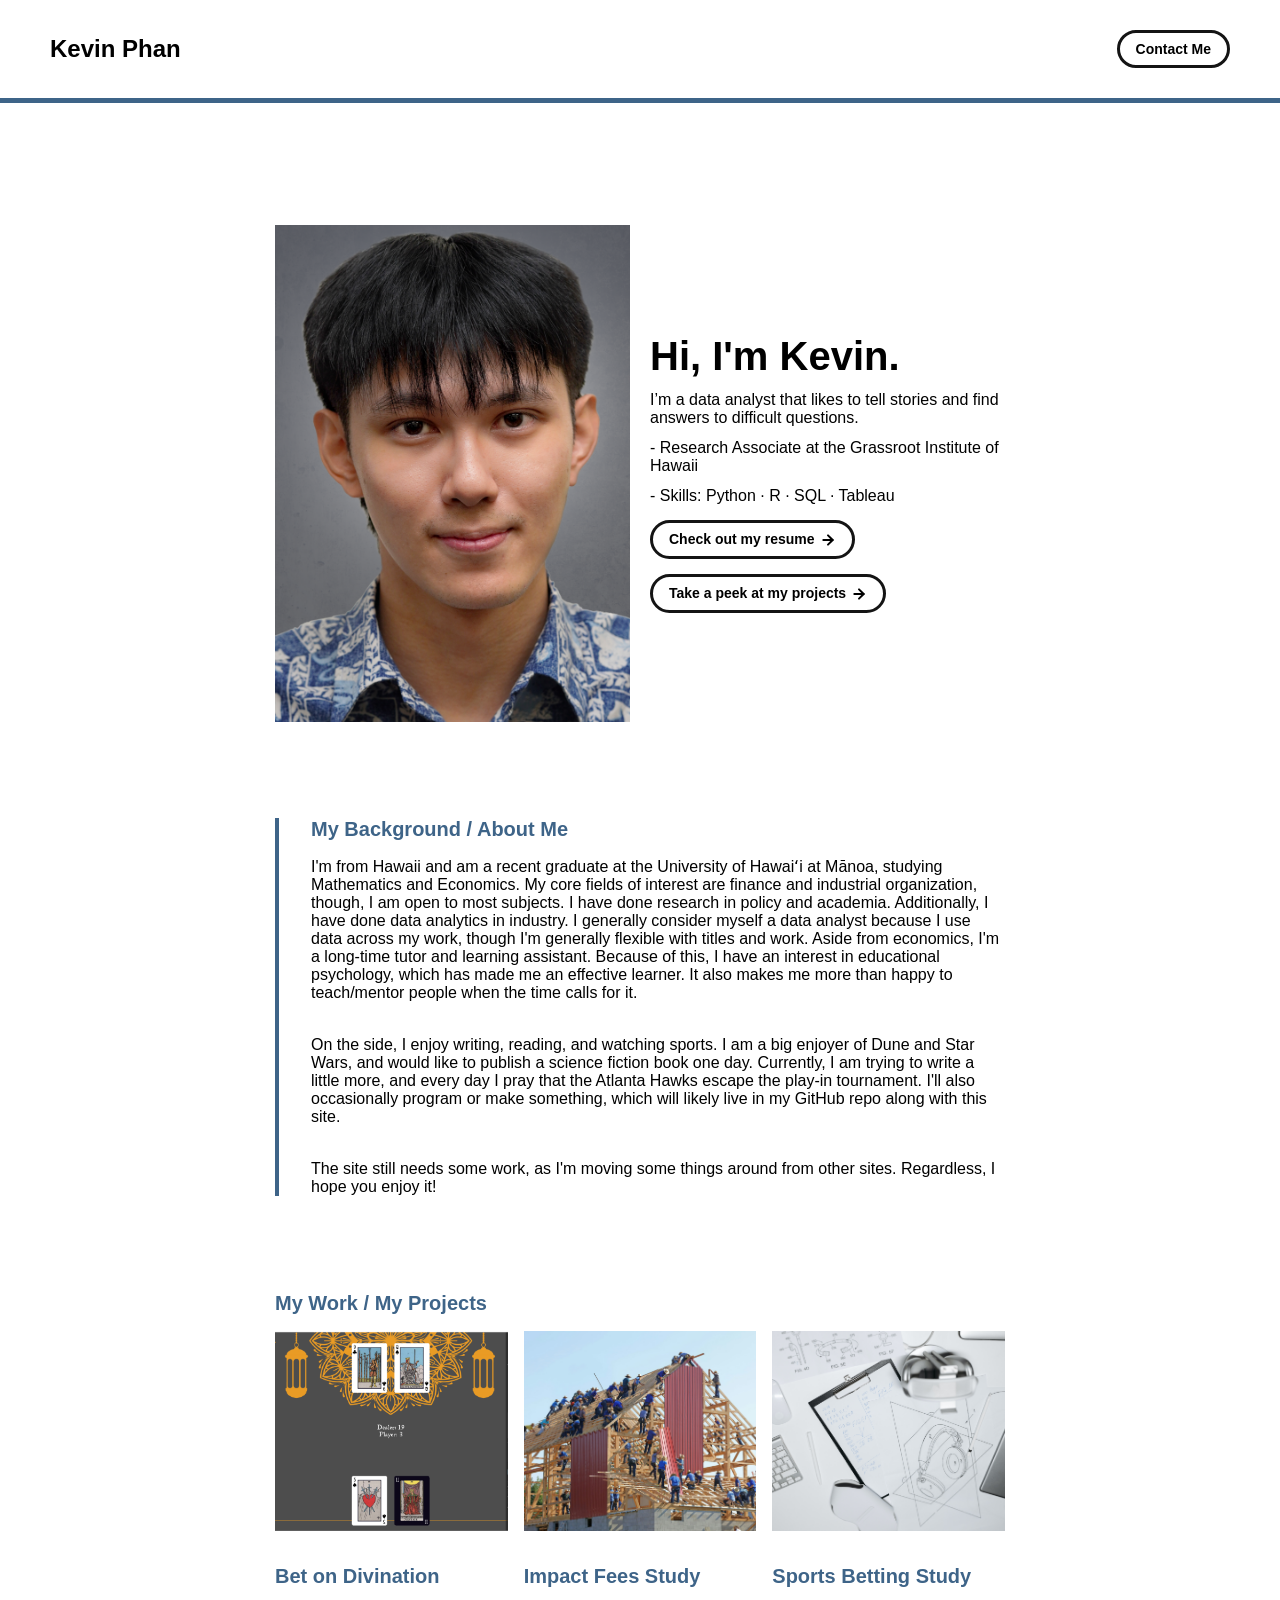
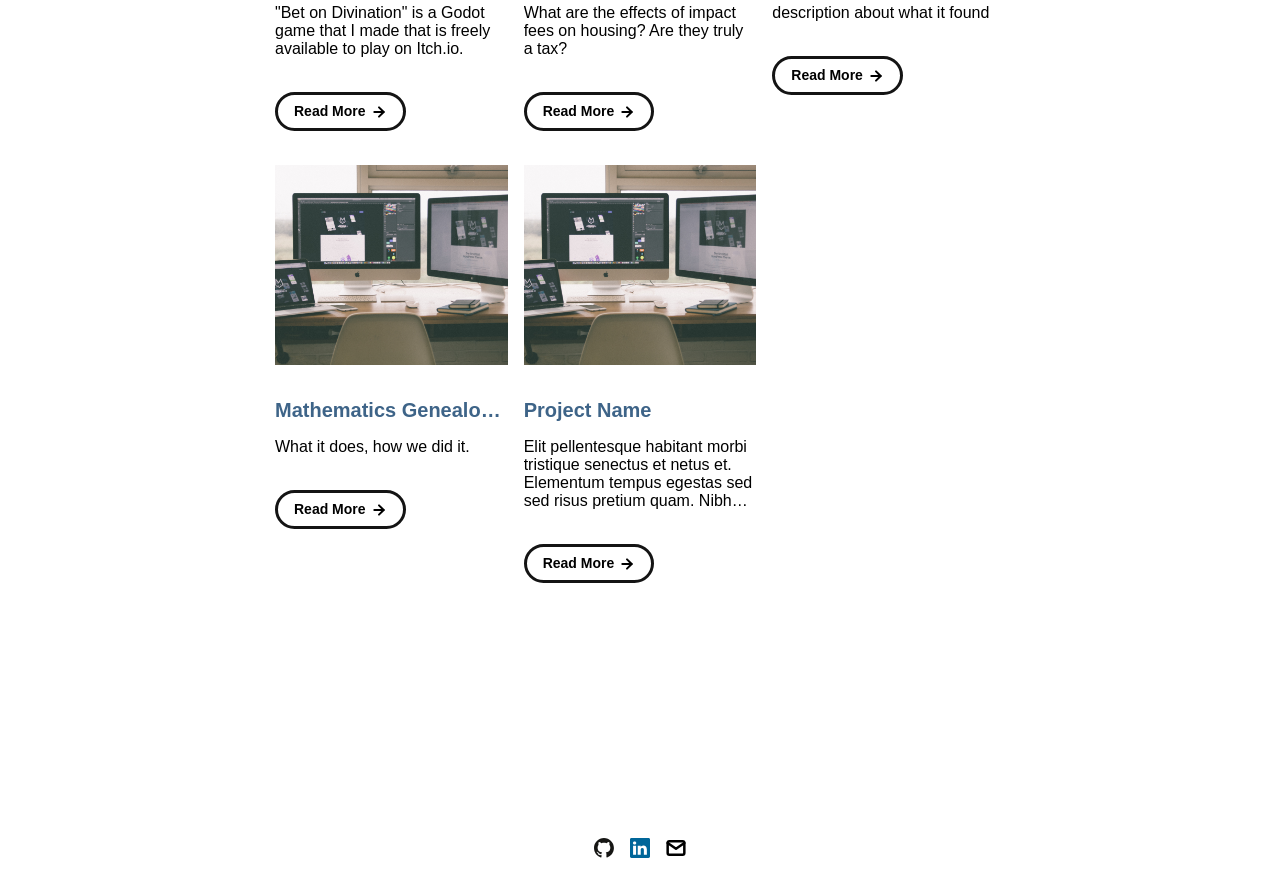
<file: index.html>
<!DOCTYPE html>
<html lang="en">
	<head>
		<meta charset="utf-8">

    <!-- 
      TODO

      Upload your Unemployable (or whatever photo you like) to the assets/images folder
      and change the name of the image below to match the uploaded one

      Change the title in the <title> tag to whatever you would like the title of your portfolio to be

      This should be the same across all pages.
     -->
    <link rel="icon" href="./assets/images/Logo.png" />
		<title>Kevin Phan's Portfolio</title>
    <meta name="description" content="A portfolio template for the Unemployables community.">
    <meta name="viewport" content="width=device-width, initial-scale=1" />

		<link rel="stylesheet" href="./css/layout.css">
    <link rel="stylesheet" href="./css/typography.css">
    <link rel="stylesheet" href="./css/utilities.css">

		<script defer src="./js/script.js"></script>
	</head>
	<body>
    <!-- NAVBAR -->
    <div class="navbar">
      <a class="nav-title-link" href="./index.html">
        <!-- TODO - Change the "Portfolio Title" to whatever you want displayed in the top left -->
        <span class="nav-title">Kevin Phan</span>
         <!-- TODO - Change the email after 'mailto:' to your email address for contact -->
        <a class="button" href="mailto:kevinphan630@gmail.com">
          <span class="button-text">Contact Me</span>
        </a>
      </a>
    </div>

    <!-- MAIN PAGE CONTENT -->
    <div id="main-content">

      <!-- PORTFOLIO HEADER -->
      <div id="portfolio-header">
        <div id="portfolio-header-image-container">
          <!-- 
            TODO

            - Change the img "src" attribute to point to the Unemployable image you uploaded (or whatever image).
            - Change the number to point to your Unemployable & replace the OpenSea link with your own
            - If you aren't using an Unemployable as your image, remove the entire "a" element
          -->
          <img src="./assets/images/Kevin-Phan-scaled.png" class="portfolio-header-image">
        </div>

          <!-- 
            TODO

            - Change the main-title to whatver you want
            - Change the body-text after that to a quick introduction to what you do
            - Edit the button text if you feel like it. It will link to the projects section below.
          -->
        <div id="portfolio-header-text-container">
            <div class="header-text">
              <span class="main-title">Hi, I'm Kevin.</span>
              <div class="body-text">
                I’m a data analyst that likes to tell stories and find answers to difficult questions. <br>
              </div>
              <div class="body-text">
                - Research Associate at the Grassroot Institute of Hawaii<br>
              </div>
              <div class="body-text">
                - Skills: Python · R · SQL · Tableau
              </div>
            </div>
            <a class="button" id="resume-link" href="https://drive.google.com/file/d/1z61KANB-FpY8XWq6wXzGh5hxYfkTu0Ad/view?usp=sharing">
              <span class="button-text">Check out my resume</span> 
              <image src="./assets/icons/arrow-right.svg" class="right-arrow-icon"/>
            </a>
            <a class="button"id="my-work-link">
              <span class="button-text">Take a peek at my projects</span> 
              <image src="./assets/icons/arrow-right.svg" class="right-arrow-icon"/>
            </a>
        </div>
      </div>

      <!-- ABOUT SECTION -->
      <!-- 
        TODO
        - Change the subheader-text to whatever header you want
        - Add paragraphs using the <div class="body-text"></div> elements in the "about-section-content"
      -->
      <div id="about-section">
        <span class="subheader-text">My Background / About Me</span>
        <div class="about-section-content">
          <div class="body-text">
            I'm from Hawaii and am a recent graduate at the University of Hawaiʻi at Mānoa, studying Mathematics and Economics. My core fields of interest are finance and industrial organization, though, I am open to most subjects. 
            I have done research in policy and academia. Additionally, I have done data analytics in industry. I generally consider myself a data analyst because I use data across my work, though I'm generally flexible with titles and work.
            Aside from economics, I'm a long-time tutor and learning assistant. Because of this, I have an interest in educational psychology, which has made me an effective learner. 
            It also makes me more than happy to teach/mentor people when the time calls for it.
          </div>
          <div class="body-text">
            On the side, I enjoy writing, reading, and watching sports. I am a big enjoyer of Dune and Star Wars, and would like to publish a science fiction book one day. 
            Currently, I am trying to write a little more, and every day I pray that the Atlanta Hawks escape the play-in tournament. 
            I'll also occasionally program or make something, which will likely live in my GitHub repo along with this site.
          </div>
          <div class="body-text">
            The site still needs some work, as I'm moving some things around from other sites. Regardless, I hope you enjoy it!
          </div>
        </div>
      </div>

      <!-- PROJECTS / MY WORK SECTION -->
      <div id="my-work-section">
        <!-- TODO - Change the subheader-text to whatever you want the Projects section header to say -->
        <span class="subheader-text">My Work / My Projects</span>

        <div class="projects-container">
          <!-- 
            TODO

            This is where the project cards live. Here's a base level project card for you to copy:
            <div class="project-card">
              <img src="./assets/images/IMAGE_NAME" class="project-image">
              <div class="project-card-text-container">
                <div class="subheader-text project-title">PROJECT_NAME</div>
                <div class="body-text project-card-text">SMALL_PROJECT_DESCRIPTION</div>
              </div>
              <a class="button" href="./project-pages/PROJECT_PAGE_NAME.html">
                <span class="button-text">Read More</span>
                <image src="./assets/icons/arrow-right.svg" class="right-arrow-icon"/>
              </a>
            </div>

            - To add a project to the this area, copy the above, paste it below this comment, and change the following:
                - IMAGE_NAME: the name of the image file in assets/images
                - PROJECT_NAME: the name of the project (keep it short, it only shows 1 line)
                - SMALL_PROJECT_DESCRIPTION: a quick project description (max 4 lines)
                - PROJECT_PAGE_NAME.html: the html filename for the project (must be in project-pages folder)
          -->
          <div class="project-card">
            <img src="./assets/images/godot-project/game.png" class="project-image">
            <div class="project-card-text-container">
              <div class="subheader-text project-title">Bet on Divination</div>
              <div class="body-text project-card-text">
                "Bet on Divination" is a Godot game that I made that is freely available to play on Itch.io. 
              </div>
            </div>
            <a class="button" href="./project-pages/godot-project.html">
              <span class="button-text">Read More</span>
              <image src="./assets/icons/arrow-right.svg" class="right-arrow-icon"/>
            </a>
          </div>
          <div class="project-card">
            <img src="./assets/images/impact-fees-housing.jpg" class="project-image">
            <div class="project-card-text-container">
              <div class="subheader-text project-title">Impact Fees Study</div>
              <div class="body-text project-card-text">What are the effects of impact fees on housing? Are they truly a tax?</div>
            </div>
            <a class="button" href="./project-pages/project-template.html">
              <span class="button-text">Read More</span>
              <image src="./assets/icons/arrow-right.svg" class="right-arrow-icon"/>
            </a>
          </div>
          <!-- new project separator -->
          <div class="project-card">
            <img src="./assets/images/sketchbook.jpeg" class="project-image">
            <div class="project-card-text-container">
              <div class="subheader-text project-title">Sports Betting Study</div>
              <div class="body-text project-card-text">description about what it found</div>
            </div>
            <a class="button" href="./project-pages/project-template.html">
              <span class="button-text">Read More</span>
              <image src="./assets/icons/arrow-right.svg" class="right-arrow-icon"/>
            </a>
          </div>
          <div class="project-card">
            <img src="./assets/images/desktop.jpeg" class="project-image">
            <div class="project-card-text-container">
              <div class="subheader-text project-title">Mathematics Genealogy Tree Visualized</div>
              <div class="body-text project-card-text">
                What it does, how we did it.
              </div>
            </div>
            <a class="button" href="./project-pages/project-template.html">
              <span class="button-text">Read More</span>
              <image src="./assets/icons/arrow-right.svg" class="right-arrow-icon"/>
            </a>
          </div>
          <div class="project-card">
            <img src="./assets/images/desktop.jpeg" class="project-image">
            <div class="project-card-text-container">
              <div class="subheader-text project-title">Project Name</div>
              <div class="body-text project-card-text">
                Elit pellentesque habitant morbi tristique senectus et netus et. Elementum tempus egestas sed sed risus pretium quam. Nibh ipsum consequat nisl vel pretium
              </div>
            </div>
            <a class="button" href="./project-pages/project-template.html">
              <span class="button-text">Read More</span>
              <image src="./assets/icons/arrow-right.svg" class="right-arrow-icon"/>
            </a>
          </div>
        </div>
      </div>
    </div>

    <!-- FOOTER -->
    <div id="footer">
      <!-- 
        TODO - Change href to your Instagram account (can also delete entire "a" element if no Instagram) 

        This should be the same across all pages.
      -->
      <a class="icon-link" target="_blank" href="https://github.com/kevinphan981">
        <image src="./assets/icons/github-icon-1.svg" class="footer-icon"/>
      </a>
      <!-- 
        TODO - Change href to your Twitter account (can also delete entire "a" element if no Twitter) 
      
        This should be the same across all pages.
      -->
      <a class="icon-link" target="_blank" href="https://www.linkedin.com/in/kevin-phan-g981/">
        <image src="./assets/icons/linkedin-icon-2.svg" class="footer-icon"/>
      </a>
      <!-- 
        TODO - Change the email after "mailto" to your contact email 
      
        This should be the same across all pages.
      -->
      <a class="icon-link" href="mailto:kevinphan630@gmail.com">
        <image src="./assets/icons/mail.svg" class="footer-icon"/>
      </a>
    </div>

	</body>
</html>
</file>
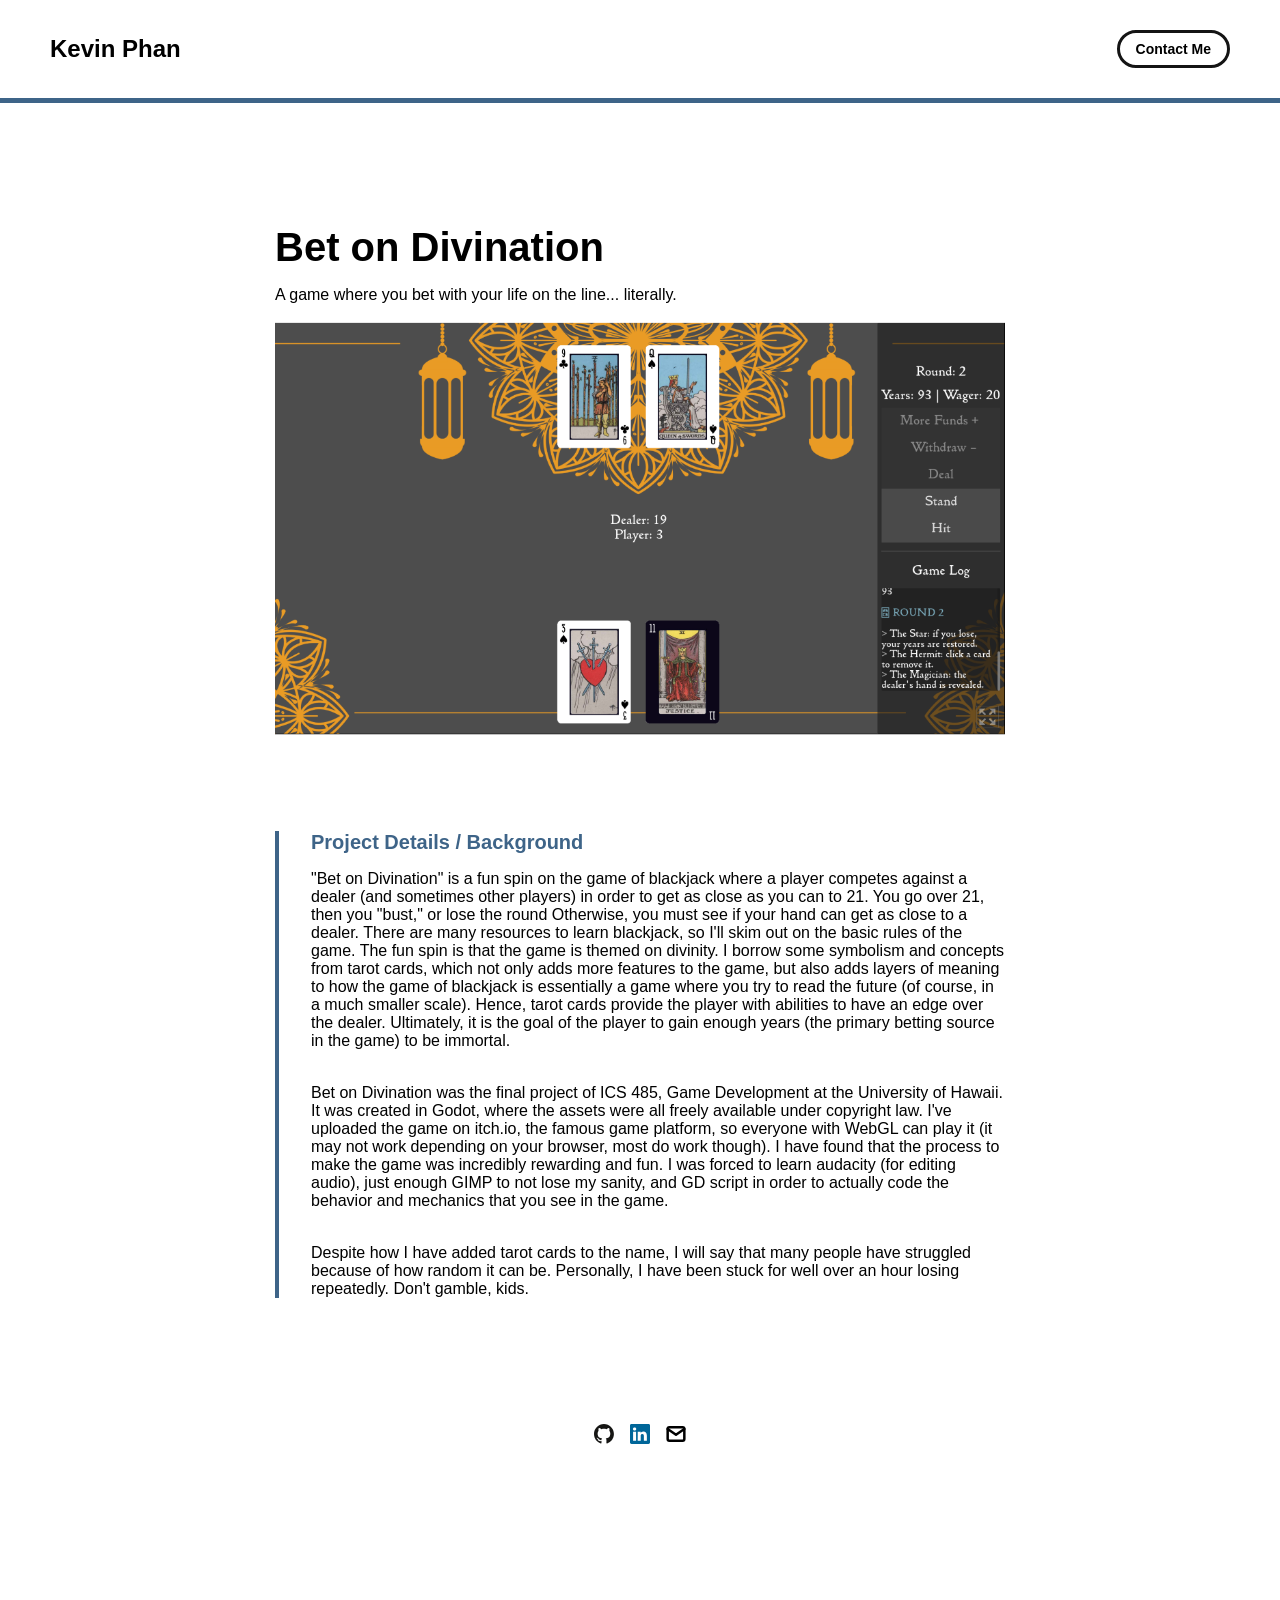
<file: project-pages/godot-project.html>
<!-- 
  IMPORTANT! 
  
  Keep this file unchanged to use as a template for all future project pages. 

  For every new project you add to your portfolio, make a copy of this file in the
  'project-pages' folder with a name related to the project.
-->


<!DOCTYPE html>
<html lang="en">
	<head>
		<meta charset="utf-8">
    <!-- 
      TODO

      Upload your Unemployable (or whatever photo you like) to the assets/images folder
      and change the name of the image below to match the uploaded one

      Change the title in the <title> tag to whatever you would like the title of your portfolio to be

      This should be the same across all pages.
     -->
     <link rel="icon" href="../assets/images/Logo.png" />
     <title>Kevin Phan</title>
    <meta name="description" content="Kevin's Portfolio">
    <meta name="viewport" content="width=device-width, initial-scale=1" />

		<link rel="stylesheet" href="../css/layout.css">
    <link rel="stylesheet" href="../css/typography.css">
    <link rel="stylesheet" href="../css/utilities.css">

		<script defer src="../js/script.js"></script>
	</head>
	<body>
    <!-- NAVBAR -->
    <div class="navbar">
      <a class="nav-title-link" href="../index.html">
        <!-- 
          TODO - Change the "Portfolio Title" to whatever you want displayed in the top left

          (this should be the same across all pages)
         -->
        <span class="nav-title">Kevin Phan</span>
        <!-- 
          TODO - Change the email after 'mailto:' to your email address for contact 
        
          (this should be the same across all pages)
        -->
        <a class="button" href="mailto:kevinphan630@gmail.com">
          <span class="button-text">Contact Me</span>
        </a>
      </a>
    </div>

    <!-- MAIN PAGE CONTENT -->
    <div id="main-content">

      <!-- PROJECT HEADER -->
      <div id="project-header">
          <!-- 
            TODO

            - Change the 'main-title' text to the name of your project
            - Change the 'body-text' text to a short and sweet description of your project (maybe the same as the one on the project card)
            - Change "desktop.jpeg" to the image filename you uploaded in the assets/images folder.
          -->
        <div class="main-title">Bet on Divination</div>
        <div class="body-text">A game where you bet with your life on the line... literally.</div>
        <image class="project-header-image" src="../assets/images/godot-project/game.png">
      </div>

      <!-- PROJECT DETAILS -->
      <!-- 
        TODO

        - Change the 'subheader-text' to whatever header you want for project details
        - Add paragraphs using the <div class="body-text"></div> elements in the "project-details-content"
      -->
      <div id="project-details">
        <div class="subheader-text">Project Details / Background</div>
        <div class="project-details-content">
          <div class="body-text">
            "Bet on Divination" is a fun spin on the game of blackjack where a player competes against a dealer (and sometimes other players) in order to get as close as you can to 21. You go over 21, then you "bust," or lose the round
            Otherwise, you must see if your hand can get as close to a dealer. There are many resources to learn blackjack, so I'll skim out on the basic rules of the game. 
            The fun spin is that the game is themed on divinity. I borrow some symbolism and concepts from tarot cards, which not only adds more features to the game, but also adds layers of meaning to how the game of blackjack is 
            essentially a game where you try to read the future (of course, in a much smaller scale). Hence, tarot cards provide the player with abilities to have an edge over the dealer. Ultimately,
            it is the goal of the player to gain enough years (the primary betting source in the game) to be immortal. 
          </div>
          <div class="body-text">
            Bet on Divination was the final project of ICS 485, Game Development at the University of Hawaii. It was created in Godot, where the assets were all freely available under copyright law. 
            I've uploaded the game on itch.io, the famous game platform, so everyone with WebGL can play it (it may not work depending on your browser, most do work though).
            I have found that the process to make the game was incredibly rewarding and fun. I was forced to learn audacity (for editing audio), just enough GIMP to not lose my sanity, and GD script in order
            to actually code the behavior and mechanics that you see in the game. 
          </div>
          <div class="body-text">
            Despite how I have added tarot cards to the name, I will say that many people have struggled because of how random it can be. Personally, I have been stuck for well over an hour losing repeatedly. 
            Don't gamble, kids. 
          </div>
        </div>
      </div>

    

    <!-- FOOTER -->
    <div id="footer">
      <!-- 
        TODO - Change href to your Instagram account (can also delete entire "a" element if no Instagram) 

        This should be the same across all pages.
      -->
      <a class="icon-link" target="_blank" href="https://github.com/kevinphan981">
        <image src="../assets/icons/github-icon-1.svg" class="footer-icon"/>
      </a>
      <!-- 
        TODO - Change href to your Twitter account (can also delete entire "a" element if no Twitter) 
      
        This should be the same across all pages.
      -->
      <a class="icon-link" target="_blank" href="https://www.linkedin.com/in/kevin-phan-g981/">
        <image src="../assets/icons/linkedin-icon-2.svg" class="footer-icon"/>
      </a>
      <!-- 
        TODO - Change the email after "mailto" to your contact email 
      
        This should be the same across all pages.
      -->
      <a class="icon-link" href="mailto:whitevans.eth@gmail.com">
        <image src="../assets/icons/mail.svg" class="footer-icon"/>
      </a>
    </div>

	</body>
</html>
</file>
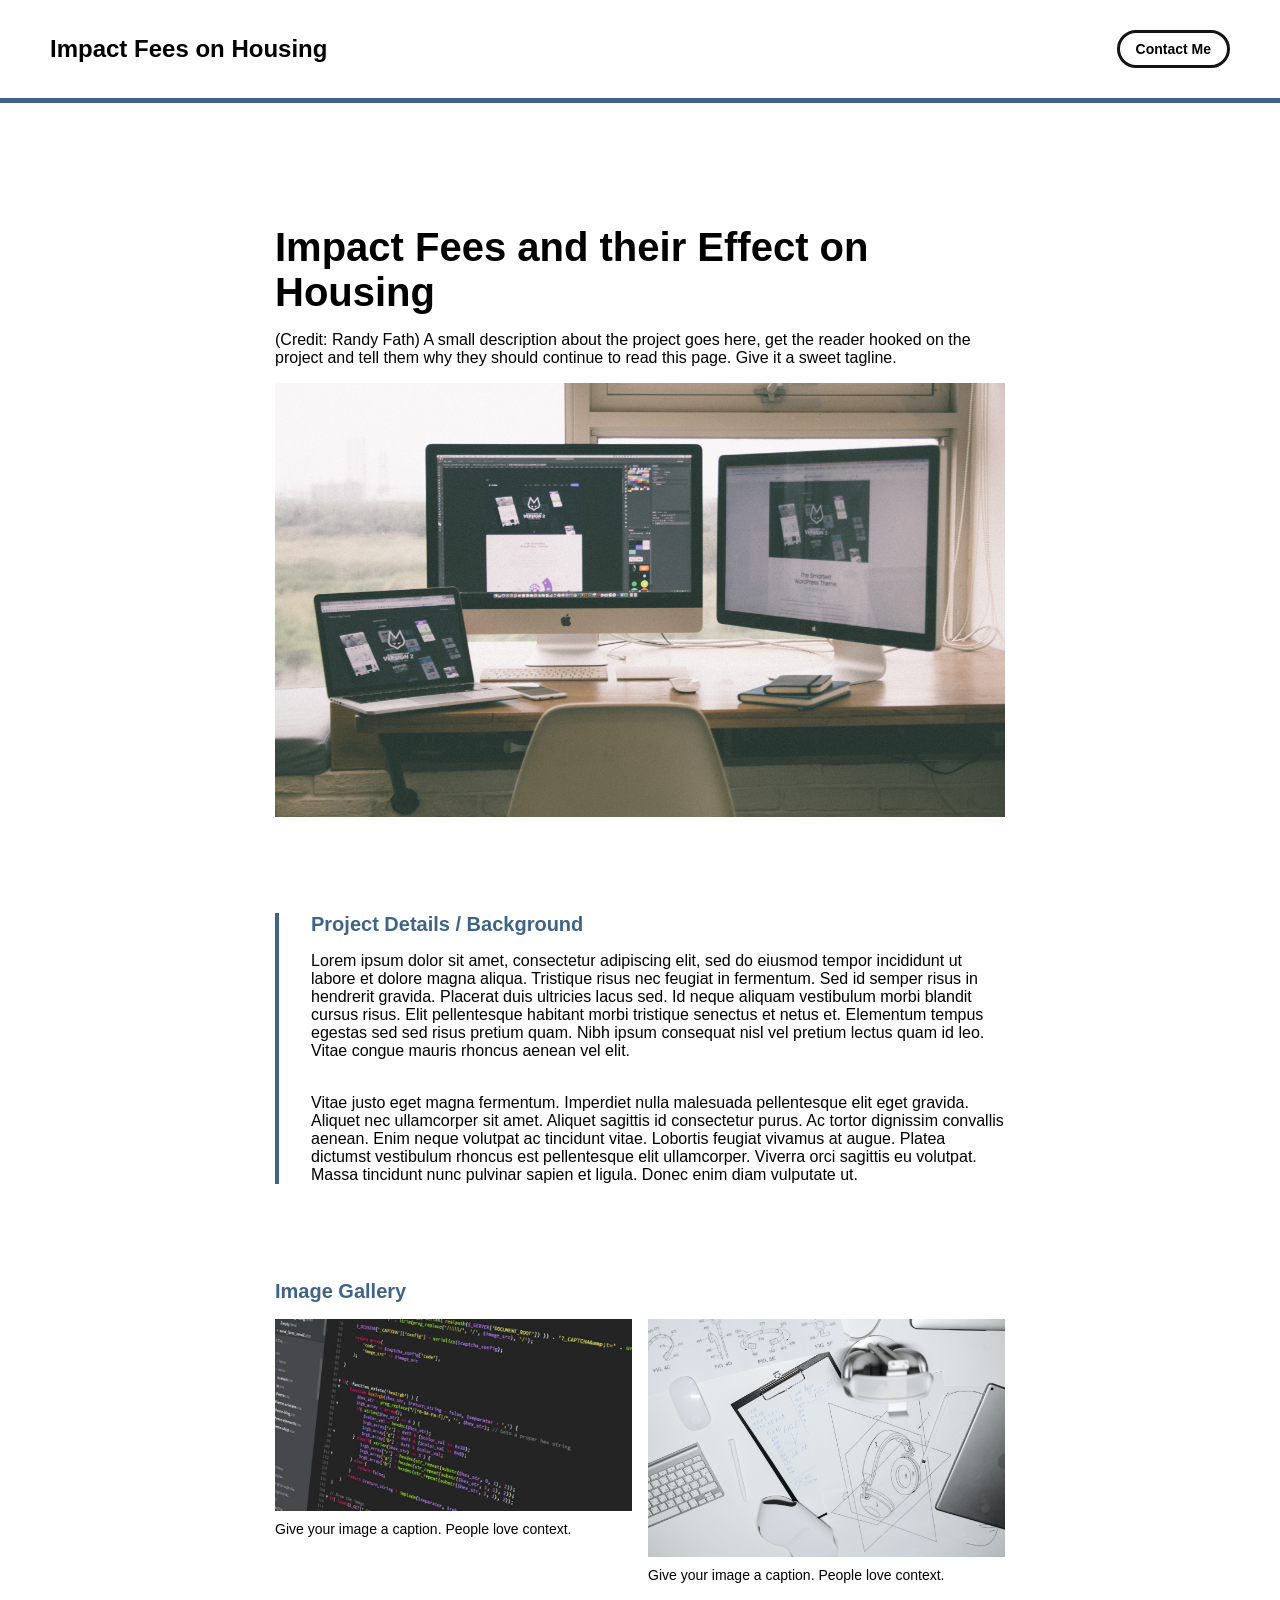
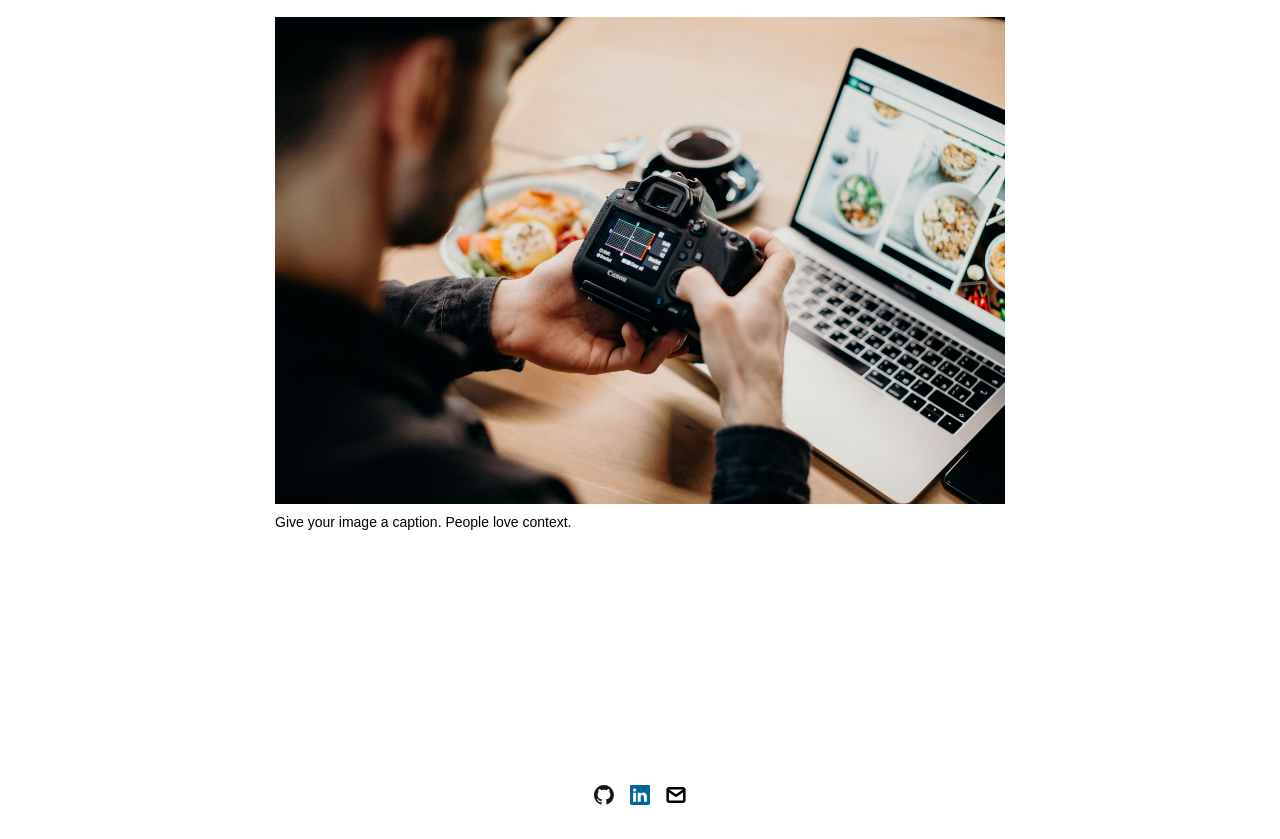
<file: project-pages/impact-fees-proj.html>
<!DOCTYPE html>
<html lang="en">
	<head>
		<meta charset="utf-8">
    <!-- 
      TODO

      Upload your Unemployable (or whatever photo you like) to the assets/images folder
      and change the name of the image below to match the uploaded one

      Change the title in the <title> tag to whatever you would like the title of your portfolio to be

      This should be the same across all pages.
     -->
     <link rel="icon" href="../assets/images/Logo.png" />
     <title>Kevin Phan</title>
    <meta name="description" content="A portfolio template for the Unemployables community.">
    <meta name="viewport" content="width=device-width, initial-scale=1" />

		<link rel="stylesheet" href="../css/layout.css">
    <link rel="stylesheet" href="../css/typography.css">
    <link rel="stylesheet" href="../css/utilities.css">

		<script defer src="../js/script.js"></script>
	</head>
	<body>
    <!-- NAVBAR -->
    <div class="navbar">
      <a class="nav-title-link" href="../index.html">
        <!-- 
          TODO - Change the "Portfolio Title" to whatever you want displayed in the top left

          (this should be the same across all pages)
         -->
        <span class="nav-title">Impact Fees on Housing</span>
        <!-- 
          TODO - Change the email after 'mailto:' to your email address for contact 
        
          (this should be the same across all pages)
        -->
        <a class="button" href="mailto:kevinphan630@gmail.com">
          <span class="button-text">Contact Me</span>
        </a>
      </a>
    </div>

    <!-- MAIN PAGE CONTENT -->
    <div id="main-content">

      <!-- PROJECT HEADER -->
      <div id="project-header">
          <!-- 
            TODO

            - Change the 'main-title' text to the name of your project
            - Change the 'body-text' text to a short and sweet description of your project (maybe the same as the one on the project card)
            - Change "desktop.jpeg" to the image filename you uploaded in the assets/images folder.
          -->
        <div class="main-title">Impact Fees and their Effect on Housing</div>
        <div class="body-text">(Credit: Randy Fath) A small description about the project goes here, get the reader hooked on the project and tell them why they should continue to read this page. Give it a sweet tagline.</div>
        <image class="project-header-image" src="../assets/images/desktop.jpeg">
      </div>

      <!-- PROJECT DETAILS -->
      <!-- 
        TODO

        - Change the 'subheader-text' to whatever header you want for project details
        - Add paragraphs using the <div class="body-text"></div> elements in the "project-details-content"
      -->
      <div id="project-details">
        <div class="subheader-text">Project Details / Background</div>
        <div class="project-details-content">
          <div class="body-text">Lorem ipsum dolor sit amet, consectetur adipiscing elit, sed do eiusmod tempor incididunt ut labore et dolore magna aliqua. Tristique risus nec feugiat in fermentum. Sed id semper risus in hendrerit gravida. Placerat duis ultricies lacus sed. Id neque aliquam vestibulum morbi blandit cursus risus. Elit pellentesque habitant morbi tristique senectus et netus et. Elementum tempus egestas sed sed risus pretium quam. Nibh ipsum consequat nisl vel pretium lectus quam id leo. Vitae congue mauris rhoncus aenean vel elit.</div>
          <div class="body-text">Vitae justo eget magna fermentum. Imperdiet nulla malesuada pellentesque elit eget gravida. Aliquet nec ullamcorper sit amet. Aliquet sagittis id consectetur purus. Ac tortor dignissim convallis aenean. Enim neque volutpat ac tincidunt vitae. Lobortis feugiat vivamus at augue. Platea dictumst vestibulum rhoncus est pellentesque elit ullamcorper. Viverra orci sagittis eu volutpat. Massa tincidunt nunc pulvinar sapien et ligula. Donec enim diam vulputate ut.</div>
        </div>
      </div>

      <!-- IMAGE GALLERY -->
      <div id="project-gallery">
        <!-- TODO - Change the 'subheader-text' to whatever you want the Gallery section header to say -->
        <div class="subheader-text">Image Gallery</div>
        <div class="project-gallery-content">
            <!-- 
              TODO

              This is where the images in the gallery live. Here's a simple gallery image for you to copy:

              Full Width Image:

                <div class="gallery-image-container">
                  <img src="../assets/images/IMAGE_NAME" class="gallery-image">
                  <span class="image-caption">IMAGE_CAPTION</span>
                </div>

              Half Width Image: 

                <div class="gallery-image-container half-width">
                  <img src="../assets/images/IMAGE_NAME" class="gallery-image">
                  <span class="image-caption">IMAGE_CAPTION</span>
                </div>

              - To add an image to the this area, copy one of the above, paste it below this comment, and change the following:
                  - IMAGE_NAME: the name of the image file in assets/images
                  - IMAGE_CAPTION: to the caption of the image
            -->
            <div class="gallery-image-container half-width">
              <img src="../assets/images/code.jpeg" class="gallery-image">
              <span class="image-caption">Give your image a caption. People love context.</span>
            </div>
            <div class="gallery-image-container half-width">
              <img src="../assets/images/sketchbook.jpeg" class="gallery-image">
              <span class="image-caption">Give your image a caption. People love context.</span>
            </div>
            <div class="gallery-image-container">
              <img src="../assets/images/camera.jpeg" class="gallery-image">
              <span class="image-caption">Give your image a caption. People love context.</span>
            </div>
        </div>
      </div>
    </div>

    <!-- FOOTER -->
    <div id="footer">
      <!-- 
        TODO - Change href to your Instagram account (can also delete entire "a" element if no Instagram) 

        This should be the same across all pages.
      -->
      <a class="icon-link" target="_blank" href="https://github.com/kevinphan981">
        <image src="../assets/icons/github-icon-1.svg" class="footer-icon"/>
      </a>
      <!-- 
        TODO - Change href to your Twitter account (can also delete entire "a" element if no Twitter) 
      
        This should be the same across all pages.
      -->
      <a class="icon-link" target="_blank" href="https://www.linkedin.com/in/kevin-phan-g981/">
        <image src="../assets/icons/linkedin-icon-2.svg" class="footer-icon"/>
      </a>
      <!-- 
        TODO - Change the email after "mailto" to your contact email 
      
        This should be the same across all pages.
      -->
      <a class="icon-link" href="mailto:kevinphan630@gmail.com">
        <image src="../assets/icons/mail.svg" class="footer-icon"/>
      </a>
    </div>

	</body>
</html>
</file>
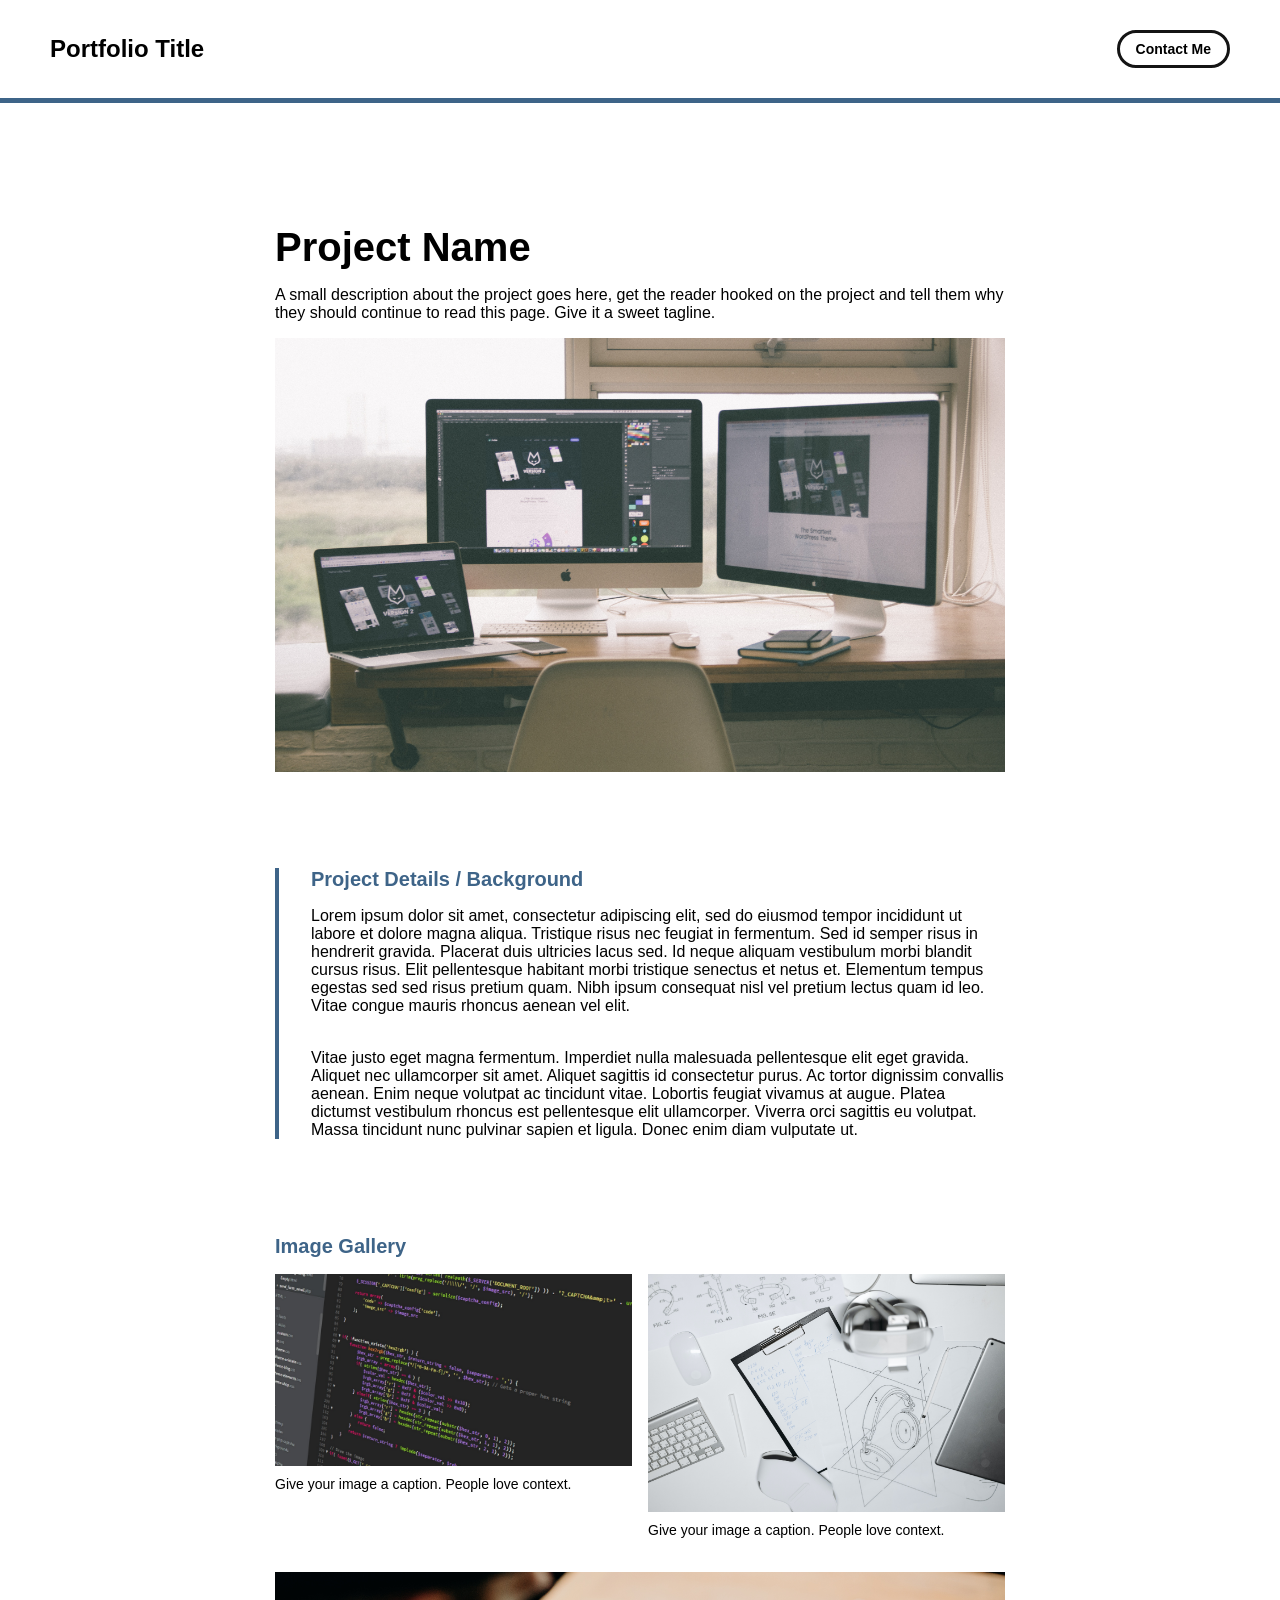
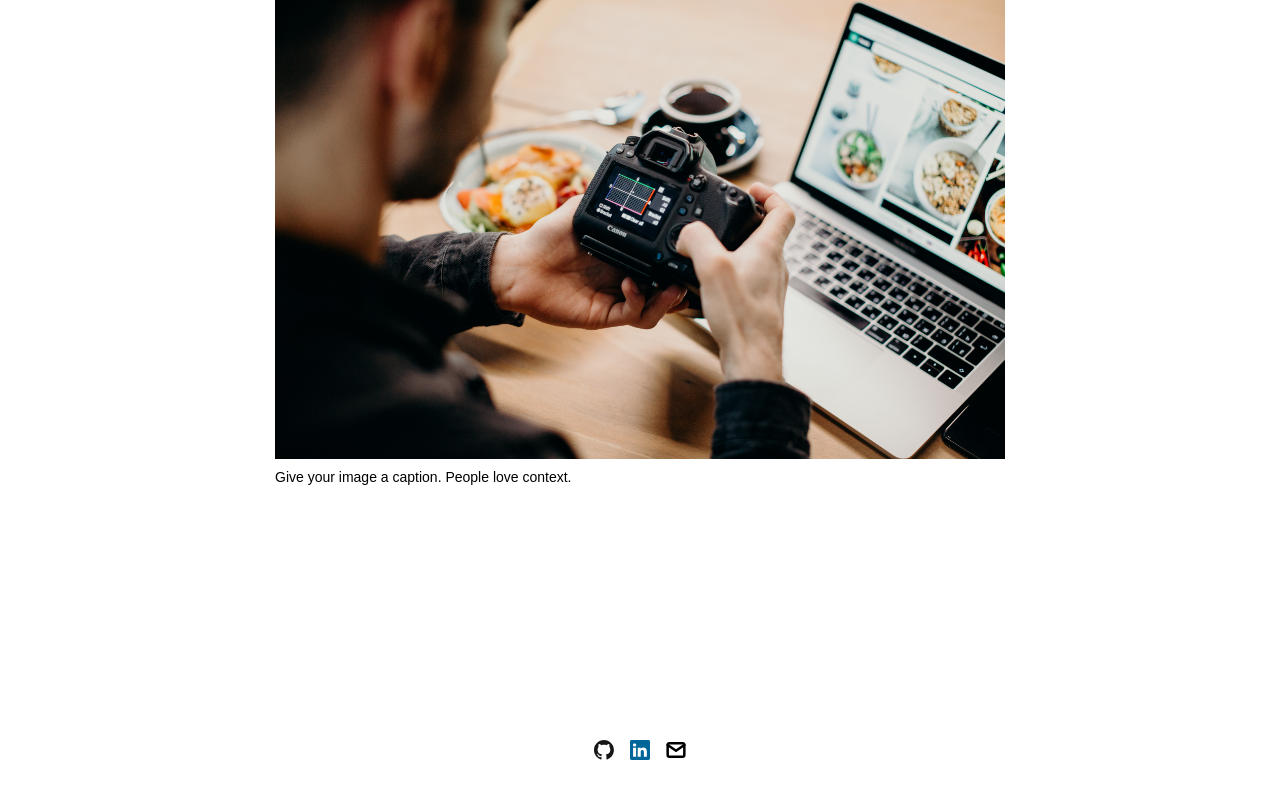
<file: project-pages/project-template.html>
<!-- 
  IMPORTANT! 
  
  Keep this file unchanged to use as a template for all future project pages. 

  For every new project you add to your portfolio, make a copy of this file in the
  'project-pages' folder with a name related to the project.
-->


<!DOCTYPE html>
<html lang="en">
	<head>
		<meta charset="utf-8">
    <!-- 
      TODO

      Upload your Unemployable (or whatever photo you like) to the assets/images folder
      and change the name of the image below to match the uploaded one

      Change the title in the <title> tag to whatever you would like the title of your portfolio to be

      This should be the same across all pages.
     -->
     <link rel="icon" href="../assets/images/Logo.png" />
     <title>Kevin Phan</title>
    <meta name="description" content="A portfolio template for the Unemployables community.">
    <meta name="viewport" content="width=device-width, initial-scale=1" />

		<link rel="stylesheet" href="../css/layout.css">
    <link rel="stylesheet" href="../css/typography.css">
    <link rel="stylesheet" href="../css/utilities.css">

		<script defer src="../js/script.js"></script>
	</head>
	<body>
    <!-- NAVBAR -->
    <div class="navbar">
      <a class="nav-title-link" href="../index.html">
        <!-- 
          TODO - Change the "Portfolio Title" to whatever you want displayed in the top left

          (this should be the same across all pages)
         -->
        <span class="nav-title">Portfolio Title</span>
        <!-- 
          TODO - Change the email after 'mailto:' to your email address for contact 
        
          (this should be the same across all pages)
        -->
        <a class="button" href="mailto:kevinphan630@gmail.com">
          <span class="button-text">Contact Me</span>
        </a>
      </a>
    </div>

    <!-- MAIN PAGE CONTENT -->
    <div id="main-content">

      <!-- PROJECT HEADER -->
      <div id="project-header">
          <!-- 
            TODO

            - Change the 'main-title' text to the name of your project
            - Change the 'body-text' text to a short and sweet description of your project (maybe the same as the one on the project card)
            - Change "desktop.jpeg" to the image filename you uploaded in the assets/images folder.
          -->
        <div class="main-title">Project Name</div>
        <div class="body-text">A small description about the project goes here, get the reader hooked on the project and tell them why they should continue to read this page. Give it a sweet tagline.</div>
        <image class="project-header-image" src="../assets/images/desktop.jpeg">
      </div>

      <!-- PROJECT DETAILS -->
      <!-- 
        TODO

        - Change the 'subheader-text' to whatever header you want for project details
        - Add paragraphs using the <div class="body-text"></div> elements in the "project-details-content"
      -->
      <div id="project-details">
        <div class="subheader-text">Project Details / Background</div>
        <div class="project-details-content">
          <div class="body-text">Lorem ipsum dolor sit amet, consectetur adipiscing elit, sed do eiusmod tempor incididunt ut labore et dolore magna aliqua. Tristique risus nec feugiat in fermentum. Sed id semper risus in hendrerit gravida. Placerat duis ultricies lacus sed. Id neque aliquam vestibulum morbi blandit cursus risus. Elit pellentesque habitant morbi tristique senectus et netus et. Elementum tempus egestas sed sed risus pretium quam. Nibh ipsum consequat nisl vel pretium lectus quam id leo. Vitae congue mauris rhoncus aenean vel elit.</div>
          <div class="body-text">Vitae justo eget magna fermentum. Imperdiet nulla malesuada pellentesque elit eget gravida. Aliquet nec ullamcorper sit amet. Aliquet sagittis id consectetur purus. Ac tortor dignissim convallis aenean. Enim neque volutpat ac tincidunt vitae. Lobortis feugiat vivamus at augue. Platea dictumst vestibulum rhoncus est pellentesque elit ullamcorper. Viverra orci sagittis eu volutpat. Massa tincidunt nunc pulvinar sapien et ligula. Donec enim diam vulputate ut.</div>
        </div>
      </div>

      <!-- IMAGE GALLERY -->
      <div id="project-gallery">
        <!-- TODO - Change the 'subheader-text' to whatever you want the Gallery section header to say -->
        <div class="subheader-text">Image Gallery</div>
        <div class="project-gallery-content">
            <!-- 
              TODO

              This is where the images in the gallery live. Here's a simple gallery image for you to copy:

              Full Width Image:

                <div class="gallery-image-container">
                  <img src="../assets/images/IMAGE_NAME" class="gallery-image">
                  <span class="image-caption">IMAGE_CAPTION</span>
                </div>

              Half Width Image: 

                <div class="gallery-image-container half-width">
                  <img src="../assets/images/IMAGE_NAME" class="gallery-image">
                  <span class="image-caption">IMAGE_CAPTION</span>
                </div>

              - To add an image to the this area, copy one of the above, paste it below this comment, and change the following:
                  - IMAGE_NAME: the name of the image file in assets/images
                  - IMAGE_CAPTION: to the caption of the image
            -->
            <div class="gallery-image-container half-width">
              <img src="../assets/images/code.jpeg" class="gallery-image">
              <span class="image-caption">Give your image a caption. People love context.</span>
            </div>
            <div class="gallery-image-container half-width">
              <img src="../assets/images/sketchbook.jpeg" class="gallery-image">
              <span class="image-caption">Give your image a caption. People love context.</span>
            </div>
            <div class="gallery-image-container">
              <img src="../assets/images/camera.jpeg" class="gallery-image">
              <span class="image-caption">Give your image a caption. People love context.</span>
            </div>
        </div>
      </div>
    </div>

    <!-- FOOTER -->
    <div id="footer">
      <!-- 
        TODO - Change href to your Instagram account (can also delete entire "a" element if no Instagram) 

        This should be the same across all pages.
      -->
      <a class="icon-link" target="_blank" href="https://github.com/kevinphan981">
        <image src="../assets/icons/github-icon-1.svg" class="footer-icon"/>
      </a>
      <!-- 
        TODO - Change href to your Twitter account (can also delete entire "a" element if no Twitter) 
      
        This should be the same across all pages.
      -->
      <a class="icon-link" target="_blank" href="https://www.linkedin.com/in/kevin-phan-g981/">
        <image src="../assets/icons/linkedin-icon-2.svg" class="footer-icon"/>
      </a>
      <!-- 
        TODO - Change the email after "mailto" to your contact email 
      
        This should be the same across all pages.
      -->
      <a class="icon-link" href="mailto:kevinphan630@gmail.com">
        <image src="../assets/icons/mail.svg" class="footer-icon"/>
      </a>
    </div>

	</body>
</html>
</file>
<file: css/layout.css>
:root {
  --color-accent: #3e6488;
}

* {
  box-sizing: border-box;
}

html {
  text-size-adjust: none;
  -webkit-text-size-adjust: none;
  -moz-text-size-adjust: none;
  -ms-text-size-adjust: none;
}

body {
  margin: 0;
  -webkit-font-smoothing: antialiased;
  -moz-osx-font-smoothing: grayscale;
}




/* Main Page Layout */

#main-content {
  margin: 225px 425px;
  display: flex;
  flex-direction: column;
  gap: 96px;
}




/* Portfolio Header */

#portfolio-header {
  display: flex;
  gap: 20px;
  align-items: center;
}

#portfolio-header-image-container {
  display: flex;
  flex-direction: column;
  gap: 10px;
  flex-basis: 50%;
}

.portfolio-header-image {
  width: 100%;
  height: auto;
}

#portfolio-header-text-container {
  display: flex;
  flex-direction: column;
  gap: 15px;
  flex-basis: 50%;
}

.header-text {
  display: flex;
  flex-direction: column;
  gap: 12px;
}




/* About Section */

#about-section {
  display: flex;
  flex-direction: column;
  gap: 16px;
  border-left: 4px solid var(--color-accent);
  padding-left: 32px;
}

.about-section-content {
  display: flex;
  flex-direction: column;
  gap: 34px;
}




/* Project Section */

#my-work-section {
  display: flex;
  flex-direction: column;
  gap: 16px;
}

.projects-container {
  display: flex;
  gap: 34px 16px;
  flex-wrap: wrap;
}

    /* Project Cards */

    .project-card {
      max-width: calc((100% - 32px) / 3);
      display: flex;
      flex-direction: column;
      gap: 34px;
    }

    .project-card-text-container {
      flex-direction: column;
      display: flex;
      gap: 16px
    }

    .project-image {
      width: 100%;
      height: 200px;
      object-fit: cover;
      object-position: center;
    }




/* Project Pages */

#project-header {
  display: flex;
  flex-direction: column;
  gap: 16px;
}

.project-header-image {
  width: 100%;
  height: auto;
}

#project-details {
  display: flex;
  flex-direction: column;
  gap: 16px;
  border-left: 4px solid var(--color-accent);
  padding-left: 32px;
}

.project-details-content {
  display: flex;
  flex-direction: column;
  gap: 34px;
}

    /* Project Gallery */

    #project-gallery {
      display: flex;
      flex-direction: column;
      gap: 16px;
    }

    .project-gallery-content {
      display: flex;
      flex-wrap: wrap;
      gap: 34px 16px;
    }

    .gallery-image-container {
      width: 100%;
      display: flex;
      flex-direction: column;
      gap: 10px;
    }

    .gallery-image-container.half-width {
      width: calc((100% - 16px) / 2);
    }

    .gallery-image {
      width: 100%;
      height: auto;
    }


/* Extra Extra large devices (large laptops and desktops, 1200px and below) */
@media only screen and (max-width: 1600px) {
  #main-content {
    margin: 225px 275px;
  }
}

/* Extra large devices (large laptops and desktops, 1200px and below) */
@media only screen and (max-width: 1200px) {
  #main-content {
    margin: 225px 175px;
  }
}

/* Large devices (laptops/desktops, 1000px and below) */
@media only screen and (max-width: 1000px) {
  #main-content {
    margin: 225px 75px;
  }
}

/* Small devices (portrait tablets and large phones, 800px and below) */
@media only screen and (max-width: 800px) {
  #main-content {
    margin: 150px 50px;
  }

  #portfolio-header {
    flex-direction: column;
  }

  .project-card {
    max-width: calc((100% - 16px) / 2);
  }
}

/* Small devices (portrait tablets and large phones, 600px and below) */
@media only screen and (max-width: 600px) {
  #main-content {
    margin: 125px 20px;
  }

  .project-card {
    max-width: 100%;
  }
}
</file>
<file: css/typography.css>
body {
  font-family: "Helvetica Neue", Helvetica, Arial, sans-serif;
}

.nav-title {
  font-weight: 700;
  font-size: 24px;
}

.button-text {
  font-size: 14px;
  font-weight: 700;
}

.image-caption {
  font-size: 14px;
  font-weight: 500;
}

.main-title {
  font-size: 40px;
  font-weight: 700;
}

.subheader-text {
  font-size: 20px;
  font-weight: 700;
  color: var(--color-accent);
}

.body-text {
  font-size: 16px;
  font-weight: 500;
}

.project-card-text {
  overflow: hidden;
  text-overflow: ellipsis;
  display: -webkit-box;
  -webkit-line-clamp: 4;
  line-clamp: 4;
  -webkit-box-orient: vertical;
}

.project-title {
  overflow: hidden;
  text-overflow: ellipsis;
  display: -webkit-box;
  -webkit-line-clamp: 1;
  line-clamp: 1;
  -webkit-box-orient: vertical;
}
</file>
<file: css/utilities.css>
/* Icons */

.right-arrow-icon {
  width: 16px;
  height: 16px;
  margin-top: 1px;
}

.footer-icon {
  width: 20px;
  height: 20px;
}

a.icon-link {
  transition: transform 200ms ease-in-out;
}

a.icon-link:hover {
  cursor: pointer;
  stroke-width: 5;
  margin: 0;
  transform: rotate(15deg);
}


/* Navbar Styling */

.navbar {
  width: 100%;
  padding: 30px 50px;
  display: flex;
  justify-content: space-between;
  align-items: center;
  position: fixed;
  top: 0;
  left: 0;
  background-color: white;
  border-bottom: 5px solid #3e6488;
  z-index: 100;
}

.nav-title-link {
  color: black;
  text-decoration: none;
}

.nav-title-link:hover {
  text-decoration: underline;
}

/* Small devices (portrait tablets and large phones, 800px and below) */
@media only screen and (max-width: 800px) {
  .navbar {
    padding: 20px 20px;
  }
}


/* Button Styling */

a.button {
  padding: 8px 16px;
  border: 3px solid #141414;
  border-radius: 50px;
  color: black;
  text-decoration: none;
  width: fit-content;
  display: flex;
  gap: 5px;
  align-items: center;
}

a.button:hover {
  text-decoration: underline;
  text-decoration-thickness: 2px;
  cursor: pointer;
}


/* Footer Styling */

#footer {
  width: 100%;
  display: flex;
  padding: 30px 50px;
  justify-content: center;
  align-items: center;
  gap: 16px;
}

/* Link Styling */
a.no-underline {
  text-decoration: none;
  color: black
}

a.no-underline:hover {
  text-decoration: underline;
  cursor: pointer;
}

/* Small devices (portrait tablets and large phones, 800px and below) */
@media only screen and (max-width: 800px) {
  #footer {
    padding: 20px 20px;
  }
}
</file>
